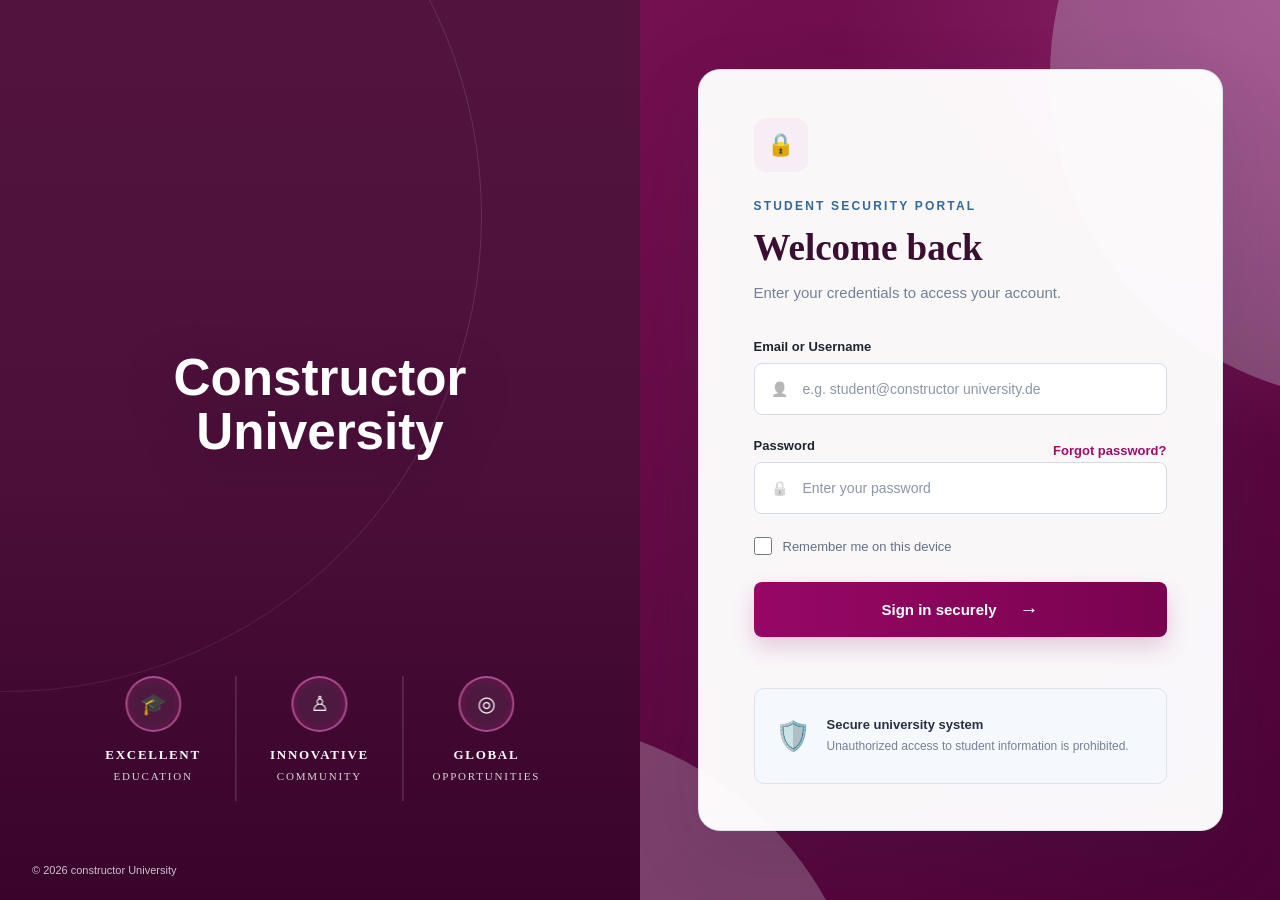
<file: index.html>
<!DOCTYPE html>
<html lang="en">

<head>
    <meta charset="UTF-8">
    <meta name="viewport" content="width=device-width, initial-scale=1.0">

    <title>Constructor University | Student Portal</title>

    <link rel="stylesheet" href="style.css">
    <link rel="icon" href="data:,">
</head>

<body>

<div class="page">

    <!-- ======================================
         LEFT SIDE
    ======================================= -->

    <section class="university-side">

        <div class="university-brand">

            <strong class="university-logo">Constructor University</strong>

</div>


        <!-- UNIVERSITY FEATURES -->

        <div class="university-features">

            <div class="feature">

                <div class="feature-icon">
                    🎓
                </div>

                <h3>EXCELLENT</h3>

                <p>EDUCATION</p>

            </div>


            <div class="feature">

                <div class="feature-icon">
                    ♙
                </div>

                <h3>INNOVATIVE</h3>

                <p>COMMUNITY</p>

            </div>


            <div class="feature">

                <div class="feature-icon">
                    ◎
                </div>

                <h3>GLOBAL</h3>

                <p>OPPORTUNITIES</p>

            </div>

        </div>


        <p class="copyright">
            © 2026 constructor University
        </p>

    </section>


    <!-- ======================================
         RIGHT SIDE
    ======================================= -->

    <section class="login-area">

        <!-- decorative background shapes -->

        <div class="background-shape shape-one"></div>
        <div class="background-shape shape-two"></div>


        <div class="login-card">

            <!-- LOCK -->

            <div class="lock-icon">
                🔒
            </div>


            <p class="portal-label">
                STUDENT SECURITY PORTAL
            </p>


            <h1>
                Welcome back
            </h1>


            <p class="subtitle">
                Enter your credentials to access your account.
            </p>


            <!-- LOGIN FORM -->

            <form id="loginForm">

                <!-- EMAIL -->

                <div class="form-group">

                    <label for="username">
                        Email or Username
                    </label>

                    <div class="input-wrapper">

                        <span class="input-icon">
                            👤
                        </span>

                        <input
                            type="text"
                            id="username"
                            name="username"
                            placeholder="e.g. student@constructor university.de"
                            autocomplete="username"
                            required
                        >

                    </div>

                </div>


                <!-- PASSWORD -->

                <div class="form-group">

                    <div class="password-heading">

                        <label for="password">
                            Password
                        </label>

                        <a href="#">
                            Forgot password?
                        </a>

                    </div>


                    <div class="input-wrapper">

                        <span class="input-icon">
                            🔒
                        </span>

                        <input
                            type="password"
                            id="password"
                            name="password"
                            placeholder="Enter your password"
                            autocomplete="current-password"
                            required
                        >

                    </div>

                </div>


                <!-- REMEMBER -->

                <label class="remember">

                    <input type="checkbox">

                    <span>
                        Remember me on this device
                    </span>

                </label>


                <!-- LOGIN BUTTON -->

                <button
                    type="submit"
                    class="login-button"
                >

                    <span>
                        Sign in securely
                    </span>

                    <span class="arrow">
                        →
                    </span>

                </button>


                <p
                    id="loginMessage"
                    class="login-message"
                ></p>

            </form>


            <!-- SECURITY BOX -->

            <div class="security-box">

                <div class="shield-icon">
                    🛡️
                </div>

                <div class="security-text">

                    <strong>
                        Secure university system
                    </strong>

                    <p>
                        Unauthorized access to student information
                        is prohibited.
                    </p>

                </div>

            </div>

        </div>

    </section>

</div>


<script src="script.js"></script>

</body>

</html>
</file>
<file: style.css>
/* =========================================================
   RESET
========================================================= */

* {
    margin: 0;
    padding: 0;
    box-sizing: border-box;
}


html,
body {
    width: 100%;
    min-height: 100%;
}


body {
    font-family:
        "Segoe UI",
        Arial,
        sans-serif;

    background: #f4f7fb;

    color: #22172a;

    overflow-x: hidden;
}


/* =========================================================
   MAIN PAGE
========================================================= */

.page {
    width: 100%;
    min-height: 100vh;

    display: flex;

    
}


/* =========================================================
   LEFT UNIVERSITY SIDE
========================================================= */

.university-side {
    width: 50%;
    min-height: 100vh;

    flex-shrink: 0;

    position: relative;

    overflow: hidden;

    color: white;

    background-image:

        linear-gradient(
            rgba(76, 0, 57, 0.42),
            rgba(64, 0, 49, 0.72)
        );
    background-color: #572344;

    background-size: cover;

    background-position: center;

    background-repeat: no-repeat;
}


/* Large decorative curved line */

.university-side::before {
    content: "";

    position: absolute;

    width: 950px;
    height: 950px;

    border:

        1px solid
        rgba(255, 255, 255, 0.12);

    border-radius: 50%;

    left: -470px;
    top: -260px;

    pointer-events: none;
}


/* Dark gradient at bottom */

.university-side::after {
    content: "";

    position: absolute;

    left: 0;
    right: 0;
    bottom: 0;

    height: 48%;

    background:

        linear-gradient(
            to bottom,
            transparent,
            rgba(48, 0, 37, 0.60)
        );

    z-index: 1;

    pointer-events: none;
}


/* =========================================================
   UNIVERSITY LOGO
========================================================= */
.university-brand {
    position: absolute;

    /* Moves the crest lower */
    top: 45%;

    left: 50%;
    transform: translate(-50%, -50%);

    width: 95%;

    display: flex;
    justify-content: center;
    align-items: center;

    text-align: center;

    z-index: 3;
}


/* CREST */

.university-logo {
    font-size: clamp(2rem, 4vw, 4rem);
    line-height: 1.05;
    width: 550px;

    max-width: 85%;

    height: auto;

    display: block;

    object-fit: contain;

    margin: 0%;

    filter:
        drop-shadow(
            0 12px 25px
            rgba(0, 0, 0, 0.25)
        );
}


/* BREMEN UNIVERSITY */





/* =========================================
   BREMEN, GERMANY WITH LINES
========================================= */





/* =========================================================
   FEATURE SECTION
========================================================= */

.university-features {
    position: absolute;

    left: 50%;

    bottom: 11%;

    transform:
        translateX(-50%);

    width: 78%;

    display: grid;

    grid-template-columns:
        repeat(3, 1fr);

    z-index: 3;
}


/* =========================================================
   INDIVIDUAL FEATURE
========================================================= */

.feature {
    min-height: 125px;

    padding: 0 25px;

    display: flex;

    flex-direction: column;

    align-items: center;

    text-align: center;

    color: white;
}


/* Vertical separators */

.feature:not(:last-child) {

    border-right:

        1px solid
        rgba(255, 255, 255, 0.23);
}


/* Feature icon circle */

.feature-icon {
    width: 56px;
    height: 56px;

    margin-bottom: 15px;

    display: flex;

    align-items: center;

    justify-content: center;

    border:

        2px solid
        rgba(210, 102, 174, 0.70);

    border-radius: 50%;

    background:

        rgba(255, 255, 255, 0.07);

    box-shadow:

        inset 0 0 0 5px
        rgba(129, 16, 93, 0.20);

    backdrop-filter:
        blur(5px);

    font-size: 21px;
}


/* Feature title */

.feature h3 {
    font-family:

        Georgia,
        "Times New Roman",
        serif;

    font-size: 13px;

    font-weight: 600;

    letter-spacing: 1.7px;

    margin-bottom: 5px;

    color: white;
}


/* Feature subtitle */

.feature p {
    font-family:

        Georgia,
        "Times New Roman",
        serif;

    font-size: 11px;

    letter-spacing: 1.8px;

    line-height: 1.5;

    color:

        rgba(255, 255, 255, 0.82);
}


/* =========================================================
   COPYRIGHT
========================================================= */

.copyright {
    position: absolute;

    left: 32px;

    bottom: 24px;

    z-index: 4;

    color:

        rgba(255, 255, 255, 0.76);

    font-size: 11px;
}


/* =========================================================
   RIGHT SIDE
========================================================= */

    .login-area {
    width: 50%;
    min-height: 100vh;

    display: flex;
    align-items: center;
    justify-content: center;

    padding: 40px;

    /* Purple background */
    background:
        radial-gradient(
            circle at top right,
           #8f286e 0%,
            transparent 40%
        ),
        linear-gradient(
            145deg,
             #74104f 0%,
            #4b0335 100%
        );

    position: relative;
    overflow: hidden;
}
   .login-area::before {
    content: "";

    position: absolute;

    width: 650px;
    height: 650px;

    border-radius: 50%;

    background: rgba(122, 0, 82, 0.05);

    top: -350px;
    right: -300px;
}


.login-area::after {
    content: "";

    position: absolute;

    width: 700px;
    height: 700px;

    border-radius: 50%;

    border: 1px solid rgba(122, 0, 82, 0.08);

    bottom: -500px;
    left: -250px;
} 

/* =========================================================
   DECORATIVE RIGHT BACKGROUND
========================================================= */

.background-shape {
    position: absolute;

    border-radius: 50%;

    pointer-events: none;
}


.shape-one {
    width: 650px;
    height: 650px;

    right: -420px;
    top: -250px;

    background:

        rgba(222, 231, 242, 0.28);
}


.shape-two {
    width: 700px;
    height: 700px;

    left: -470px;
    bottom: -520px;

    background:

        rgba(222, 231, 242, 0.25);
}


/* =========================================================
   LOGIN CARD
========================================================= */

.login-card {
    width: 100%;

    max-width: 525px;

    position: relative;

    z-index: 2;

    padding:

        48px
        55px
        46px;

    background:

        rgba(255, 255, 255, 0.97);

    border:

        1px solid
        rgba(220, 225, 233, 0.85);

    border-radius: 22px;

    box-shadow:

        0 25px 70px
        rgba(37, 48, 68, 0.13);
}


/* =========================================================
   LOCK ICON
========================================================= */

.lock-icon {
    width: 54px;
    height: 54px;

    margin-bottom: 27px;

    display: flex;

    align-items: center;

    justify-content: center;

    border-radius: 12px;

    background:

        #f7edf5;

    color:

        #8c1764;

    font-size: 22px;
}


/* =========================================================
   PORTAL LABEL
========================================================= */

.portal-label {
    margin-bottom: 14px;

    color:

        #356897;

    font-size: 12px;

    font-weight: 700;

    letter-spacing: 2.2px;
}


/* =========================================================
   WELCOME TITLE
========================================================= */

.login-card h1 {
    margin-bottom: 12px;

    font-family:

        Georgia,
        "Times New Roman",
        serif;

    font-size: 37px;

    line-height: 1.15;

    color:

        #39102f;
}


/* =========================================================
   SUBTITLE
========================================================= */

.subtitle {
    margin-bottom: 34px;

    color:

        #728095;

    font-size: 15px;

    line-height: 1.6;
}


/* =========================================================
   FORM GROUP
========================================================= */

.form-group {
    margin-bottom: 23px;
}


.form-group label {
    display: block;

    margin-bottom: 9px;

    color:

        #1e2430;

    font-size: 13px;

    font-weight: 700;
}


/* =========================================================
   PASSWORD LABEL ROW
========================================================= */

.password-heading {
    display: flex;

    align-items: center;

    justify-content: space-between;
}


.password-heading a {
    color:

        #a00b68;

    font-size: 13px;

    font-weight: 600;

    text-decoration: none;
}


.password-heading a:hover {
    text-decoration: underline;
}


/* =========================================================
   INPUT WRAPPER
========================================================= */

.input-wrapper {
    position: relative;
}


/* =========================================================
   INPUT ICON
========================================================= */

.input-icon {
    position: absolute;

    left: 17px;

    top: 50%;

    transform:
        translateY(-50%);

    z-index: 2;

    font-size: 14px;

    filter:
        grayscale(1);

    opacity: 0.48;
}


/* =========================================================
   INPUT
========================================================= */

.input-wrapper input {
    width: 100%;

    height: 52px;

    padding:

        0
        16px
        0
        48px;

    border:

        1px solid
        #d4dce6;

    border-radius: 8px;

    outline: none;

    background:

        rgba(255, 255, 255, 0.96);

    color:

        #2b3340;

    font-size: 14px;

    transition:

        border-color 0.2s,
        box-shadow 0.2s;
}


.input-wrapper input::placeholder {

    color:
        #8c96a5;
}


.input-wrapper input:focus {

    border-color:
        #8d155f;

    box-shadow:

        0 0 0 3px
        rgba(141, 21, 95, 0.08);
}


/* =========================================================
   REMEMBER ME
========================================================= */

.remember {
    display: flex;

    align-items: center;

    gap: 11px;

    margin:

        3px
        0
        27px;

    color:

        #637084;

    font-size: 13px;

    cursor: pointer;
}


.remember input {

    width: 18px;

    height: 18px;

    accent-color:

        #8b0d60;
}


/* =========================================================
   LOGIN BUTTON
========================================================= */

.login-button {
    width: 100%;

    height: 55px;

    border: none;

    border-radius: 8px;

    display: flex;

    align-items: center;

    justify-content: center;

    gap: 23px;

    background:

        linear-gradient(
            90deg,
            #970765,
            #79034f
        );

    color: white;

    font-size: 15px;

    font-weight: 700;

    cursor: pointer;

    box-shadow:

        0 10px 23px
        rgba(131, 9, 87, 0.19);

    transition:

        transform 0.2s,
        box-shadow 0.2s,
        filter 0.2s;
}


.login-button:hover {

    transform:
        translateY(-2px);

    filter:
        brightness(1.05);

    box-shadow:

        0 14px 28px
        rgba(131, 9, 87, 0.27);
}


.arrow {
    font-size: 19px;
}


/* =========================================================
   LOGIN MESSAGE
========================================================= */

.login-message {
    min-height: 18px;

    margin-top: 10px;

    text-align: center;

    font-size: 13px;
}


/* =========================================================
   SECURITY BOX
========================================================= */

.security-box {
    margin-top: 23px;

    min-height: 96px;

    padding:

        19px
        20px;

    display: flex;

    align-items: center;

    gap: 16px;

    background:

        #f5f8fc;

    border:

        1px solid
        #dce4ed;

    border-radius: 10px;
}


.shield-icon {
    flex-shrink: 0;

    font-size: 29px;
}


.security-text strong {
    display: block;

    margin-bottom: 5px;

    color:

        #253143;

    font-size: 13px;
}


.security-text p {
    color:

        #748196;

    font-size: 12px;

    line-height: 1.55;
}


/* =========================================================
   RESPONSIVE - TABLET
========================================================= */

@media (max-width: 1000px) {

    .page {

        grid-template-columns:
            1fr;
    }


    .university-side {

        min-height:
            760px;
    }


    

    


    .university-features {

        width:
            84%;

        bottom:
            11%;
    }


    .login-area {

        min-height:
            760px;

        padding:
            60px 25px;
    }
}


/* =========================================================
   RESPONSIVE - MOBILE
========================================================= */

@media (max-width: 600px) {

    .university-side {

        min-height:
            900px;
    }


    


    

    .university-features {

        width:
            80%;

        bottom:
            8%;

        grid-template-columns:
            1fr;

        gap:
            18px;
    }


    .feature {

        min-height:
            auto;

        padding:
            0;
    }


    .feature:not(:last-child) {

        border-right:
            none;
    }


    .feature-icon {

        width:
            48px;

        height:
            48px;

        margin-bottom:
            9px;
    }


    .copyright {

        left:
            50%;

        bottom:
            15px;

        transform:
            translateX(-50%);

        width:
            100%;

        text-align:
            center;
    }


    .login-area {

        padding:
            35px 18px;
    }


    .login-card {

        padding:
            38px 27px;
    }


    .login-card h1 {

        font-size:
            31px;
    }
}
</file>
